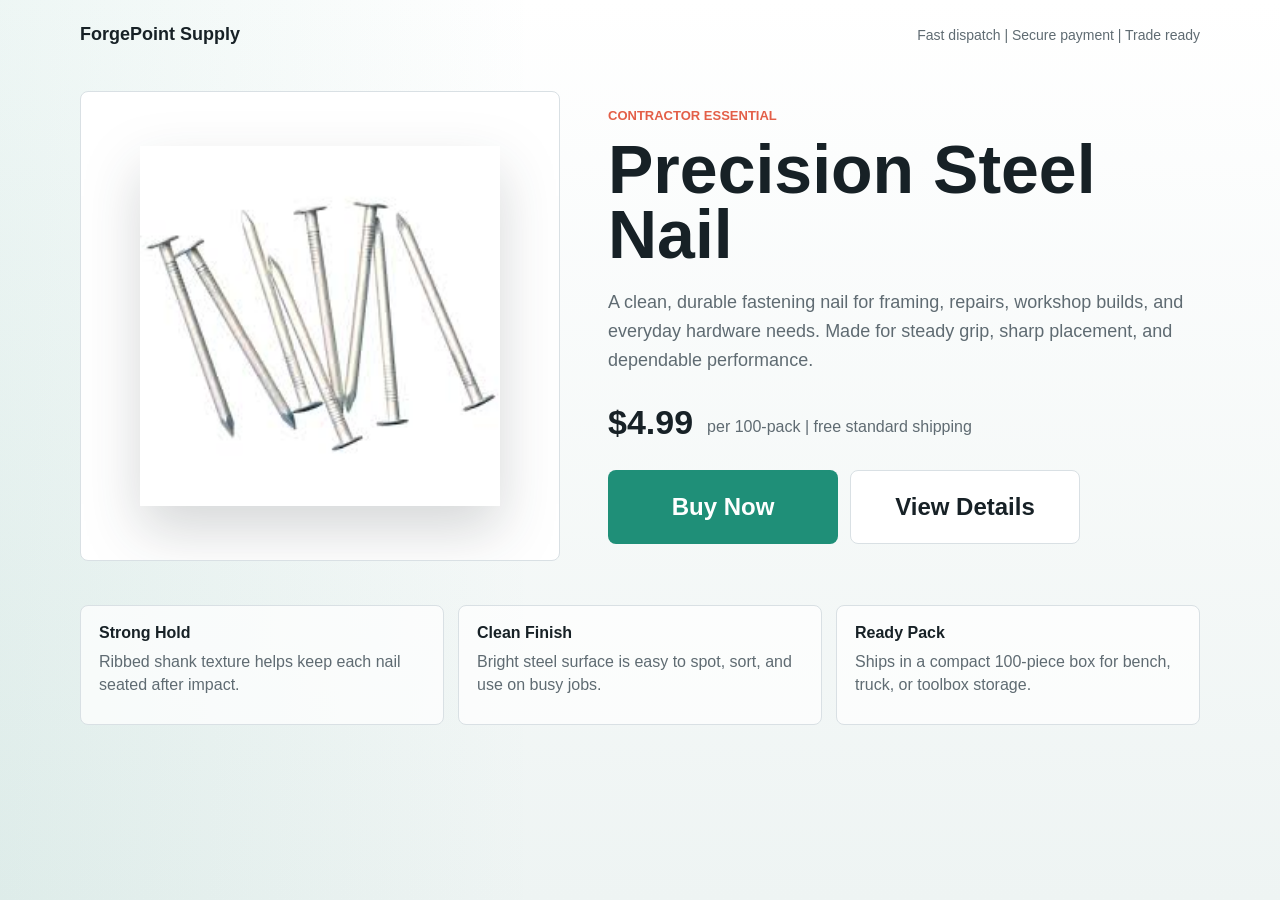
<file: index.html>
<!doctype html>
<html lang="en">
  <head>
    <meta charset="utf-8">
    <meta name="viewport" content="width=device-width, initial-scale=1">
    <title>Precision Steel Nail</title>
    <link rel="stylesheet" href="styles.css">
  </head>
  <body>
    <header class="site-header">
      <div class="brand">ForgePoint Supply</div>
      <div class="header-note">Fast dispatch | Secure payment | Trade ready</div>
    </header>

    <main class="page">
      <section class="product-layout" aria-labelledby="product-title">
        <div class="product-media">
          <img src="nail.png" alt="Precision steel nail">
        </div>

        <div>
          <p class="eyebrow">Contractor essential</p>
          <h1 id="product-title">Precision Steel Nail</h1>
          <p class="lead">
            A clean, durable fastening nail for framing, repairs, workshop builds, and everyday hardware needs.
            Made for steady grip, sharp placement, and dependable performance.
          </p>

          <div class="price-row" aria-label="Price">
            <div class="price">$4.99</div>
            <div class="shipping">per 100-pack | free standard shipping</div>
          </div>

          <div class="actions">
            <a class="button" href="checkout.html">Buy Now</a>
            <a class="button secondary" href="#details">View Details</a>
          </div>
        </div>
      </section>

      <section id="details" class="feature-grid" aria-label="Product details">
        <div class="feature">
          <strong>Strong Hold</strong>
          <span>Ribbed shank texture helps keep each nail seated after impact.</span>
        </div>
        <div class="feature">
          <strong>Clean Finish</strong>
          <span>Bright steel surface is easy to spot, sort, and use on busy jobs.</span>
        </div>
        <div class="feature">
          <strong>Ready Pack</strong>
          <span>Ships in a compact 100-piece box for bench, truck, or toolbox storage.</span>
        </div>
      </section>
    </main>

    <div class="scroll-controls" aria-label="Page scroll controls">
      <button class="scroll-button" type="button" data-scroll="up" aria-label="Scroll up">Up</button>
      <button class="scroll-button" type="button" data-scroll="down" aria-label="Scroll down">Down</button>
    </div>
    <script src="scroll-controls.js"></script>
  </body>
</html>
</file>
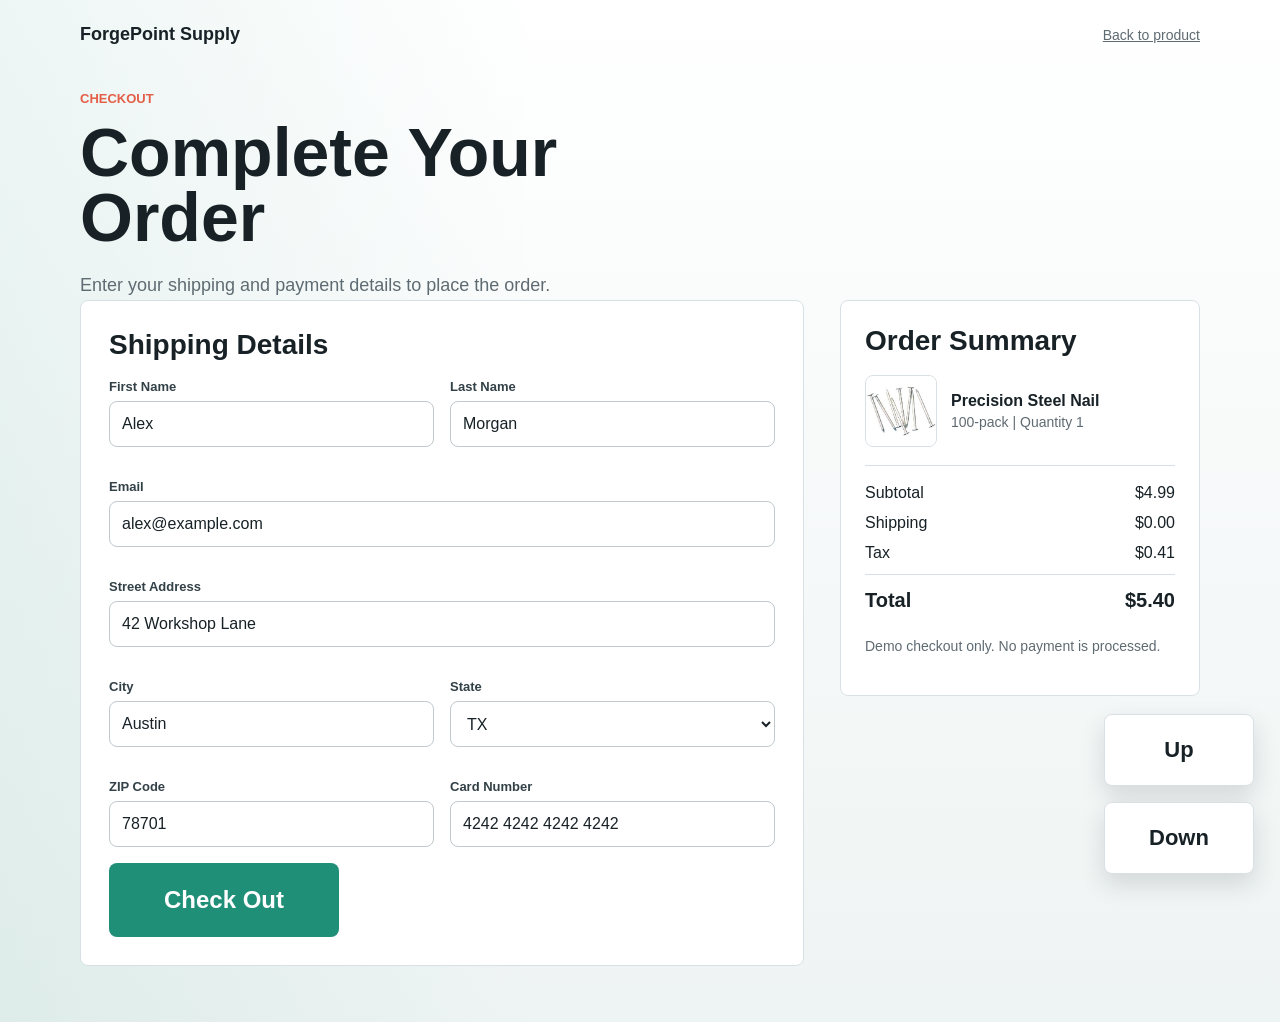
<file: checkout.html>
<!doctype html>
<html lang="en">
  <head>
    <meta charset="utf-8">
    <meta name="viewport" content="width=device-width, initial-scale=1">
    <title>Checkout | Precision Steel Nail</title>
    <link rel="stylesheet" href="styles.css">
  </head>
  <body>
    <header class="site-header">
      <div class="brand">ForgePoint Supply</div>
      <a class="header-note" href="index.html">Back to product</a>
    </header>

    <main class="page">
      <p class="eyebrow">Checkout</p>
      <h1>Complete Your Order</h1>
      <p class="lead">Enter your shipping and payment details to place the order.</p>

      <section class="checkout-layout" aria-label="Checkout form and order summary">
        <form class="form-panel" action="success.html">
          <h2 class="section-title">Shipping Details</h2>

          <div class="field-grid">
            <div class="field">
              <label for="first-name">First Name</label>
              <input id="first-name" name="first-name" autocomplete="given-name" value="Alex" required>
            </div>
            <div class="field">
              <label for="last-name">Last Name</label>
              <input id="last-name" name="last-name" autocomplete="family-name" value="Morgan" required>
            </div>
            <div class="field full">
              <label for="email">Email</label>
              <input id="email" name="email" type="email" autocomplete="email" value="alex@example.com" required>
            </div>
            <div class="field full">
              <label for="address">Street Address</label>
              <input id="address" name="address" autocomplete="street-address" value="42 Workshop Lane" required>
            </div>
            <div class="field">
              <label for="city">City</label>
              <input id="city" name="city" autocomplete="address-level2" value="Austin" required>
            </div>
            <div class="field">
              <label for="state">State</label>
              <select id="state" name="state" autocomplete="address-level1" required>
                <option>CA</option>
                <option selected>TX</option>
                <option>NY</option>
                <option>WA</option>
              </select>
            </div>
            <div class="field">
              <label for="zip">ZIP Code</label>
              <input id="zip" name="zip" autocomplete="postal-code" value="78701" required>
            </div>
            <div class="field">
              <label for="card">Card Number</label>
              <input id="card" name="card" inputmode="numeric" value="4242 4242 4242 4242" required>
            </div>
          </div>

          <button class="button" type="submit">Check Out</button>
        </form>

        <aside class="summary-panel" aria-label="Order summary">
          <h2 class="section-title">Order Summary</h2>
          <div class="summary-item">
            <img src="nail.png" alt="Precision steel nail">
            <div>
              <p class="summary-name">Precision Steel Nail</p>
              <p class="summary-meta">100-pack | Quantity 1</p>
            </div>
          </div>
          <div class="totals">
            <div class="total-row">
              <span>Subtotal</span>
              <span>$4.99</span>
            </div>
            <div class="total-row">
              <span>Shipping</span>
              <span>$0.00</span>
            </div>
            <div class="total-row">
              <span>Tax</span>
              <span>$0.41</span>
            </div>
            <div class="total-row grand">
              <span>Total</span>
              <span>$5.40</span>
            </div>
          </div>
          <p class="fine-print">Demo checkout only. No payment is processed.</p>
        </aside>
      </section>
    </main>

    <div class="scroll-controls" aria-label="Page scroll controls">
      <button class="scroll-button" type="button" data-scroll="up" aria-label="Scroll up">Up</button>
      <button class="scroll-button" type="button" data-scroll="down" aria-label="Scroll down">Down</button>
    </div>
    <script src="scroll-controls.js"></script>
  </body>
</html>
</file>
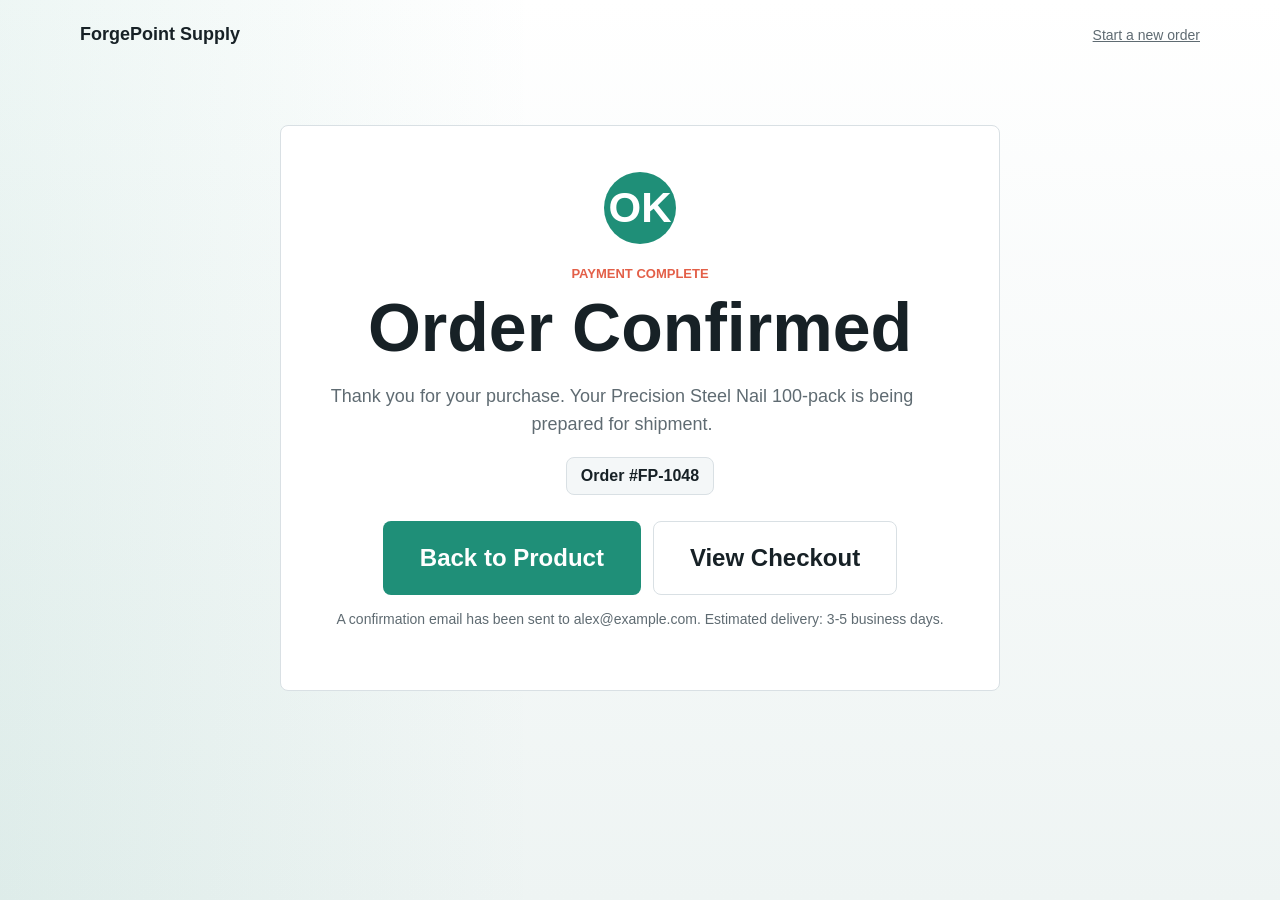
<file: success.html>
<!doctype html>
<html lang="en">
  <head>
    <meta charset="utf-8">
    <meta name="viewport" content="width=device-width, initial-scale=1">
    <title>Order Confirmed | Precision Steel Nail</title>
    <link rel="stylesheet" href="styles.css">
  </head>
  <body>
    <header class="site-header">
      <div class="brand">ForgePoint Supply</div>
      <a class="header-note" href="index.html">Start a new order</a>
    </header>

    <main class="page">
      <section class="success-panel" aria-labelledby="success-title">
        <div class="success-mark" aria-hidden="true">OK</div>
        <p class="eyebrow">Payment complete</p>
        <h1 id="success-title">Order Confirmed</h1>
        <p class="lead">
          Thank you for your purchase. Your Precision Steel Nail 100-pack is being prepared for shipment.
        </p>
        <div class="order-number">Order #FP-1048</div>
        <div class="actions center">
          <a class="button" href="index.html">Back to Product</a>
          <a class="button secondary" href="checkout.html">View Checkout</a>
        </div>
        <p class="fine-print">
          A confirmation email has been sent to alex@example.com. Estimated delivery: 3-5 business days.
        </p>
      </section>
    </main>

    <div class="scroll-controls" aria-label="Page scroll controls">
      <button class="scroll-button" type="button" data-scroll="up" aria-label="Scroll up">Up</button>
      <button class="scroll-button" type="button" data-scroll="down" aria-label="Scroll down">Down</button>
    </div>
    <script src="scroll-controls.js"></script>
  </body>
</html>
</file>
<file: styles.css>
:root {
  color-scheme: light;
  --ink: #172126;
  --muted: #5f6b72;
  --line: #d9e0e4;
  --paper: #ffffff;
  --soft: #f4f7f8;
  --mint: #1f8f78;
  --mint-dark: #146856;
  --coral: #e35f48;
  --gold: #d6a637;
}

* {
  box-sizing: border-box;
}

body {
  margin: 0;
  min-height: 100vh;
  font-family: Arial, Helvetica, sans-serif;
  color: var(--ink);
  background:
    linear-gradient(90deg, rgba(31, 143, 120, 0.08), transparent 42%),
    linear-gradient(180deg, #ffffff 0%, #eef4f3 100%);
}

a {
  color: inherit;
}

.site-header {
  display: flex;
  align-items: center;
  justify-content: space-between;
  gap: 20px;
  width: min(1120px, calc(100% - 32px));
  margin: 0 auto;
  padding: 24px 0;
}

.brand {
  font-size: 18px;
  font-weight: 800;
  letter-spacing: 0;
}

.header-note {
  color: var(--muted);
  font-size: 14px;
}

.page {
  width: min(1120px, calc(100% - 32px));
  margin: 0 auto;
  padding: 22px 0 56px;
}

.product-layout {
  display: grid;
  grid-template-columns: minmax(260px, 480px) minmax(280px, 1fr);
  gap: 48px;
  align-items: center;
}

.product-media {
  display: grid;
  place-items: center;
  min-height: 470px;
  border: 1px solid var(--line);
  border-radius: 8px;
  background: var(--paper);
  overflow: hidden;
}

.product-media img {
  width: min(76%, 360px);
  height: auto;
  display: block;
  filter: drop-shadow(0 24px 28px rgba(23, 33, 38, 0.18));
}

.eyebrow {
  margin: 0 0 14px;
  color: var(--coral);
  font-size: 13px;
  font-weight: 800;
  text-transform: uppercase;
}

h1 {
  margin: 0;
  max-width: 650px;
  font-size: 68px;
  line-height: 0.95;
  letter-spacing: 0;
}

.lead {
  max-width: 590px;
  margin: 22px 0 0;
  color: var(--muted);
  font-size: 18px;
  line-height: 1.6;
}

.price-row {
  display: flex;
  align-items: end;
  gap: 14px;
  margin: 28px 0;
}

.price {
  font-size: 34px;
  font-weight: 800;
}

.shipping {
  padding-bottom: 6px;
  color: var(--muted);
}

.actions {
  display: flex;
  flex-wrap: wrap;
  gap: 12px;
  align-items: center;
}

.actions.center {
  justify-content: center;
}

.button {
  display: inline-flex;
  align-items: center;
  justify-content: center;
  min-width: 230px;
  min-height: 74px;
  padding: 22px 36px;
  border: 1px solid transparent;
  border-radius: 8px;
  background: var(--mint);
  color: #ffffff;
  font-size: 24px;
  font-weight: 800;
  text-decoration: none;
  cursor: pointer;
  -webkit-touch-callout: none;
  -webkit-user-select: none;
  user-select: none;
}

.button:hover,
.button:focus-visible {
  background: var(--mint-dark);
}

.button.secondary {
  background: #ffffff;
  border-color: var(--line);
  color: var(--ink);
}

.button.secondary:hover,
.button.secondary:focus-visible {
  background: var(--soft);
}

.feature-grid {
  display: grid;
  grid-template-columns: repeat(3, 1fr);
  gap: 14px;
  margin-top: 44px;
}

.feature {
  min-height: 120px;
  padding: 18px;
  border: 1px solid var(--line);
  border-radius: 8px;
  background: rgba(255, 255, 255, 0.74);
}

.feature strong {
  display: block;
  margin-bottom: 8px;
}

.feature span {
  color: var(--muted);
  line-height: 1.45;
}

.checkout-layout {
  display: grid;
  grid-template-columns: minmax(280px, 1fr) 360px;
  gap: 36px;
  align-items: start;
}

.section-title {
  margin: 0 0 18px;
  font-size: 28px;
  line-height: 1.15;
}

.form-panel,
.summary-panel,
.success-panel {
  border: 1px solid var(--line);
  border-radius: 8px;
  background: var(--paper);
}

.form-panel {
  padding: 28px;
}

.summary-panel {
  padding: 24px;
  position: sticky;
  top: 18px;
}

.field-grid {
  display: grid;
  grid-template-columns: repeat(2, 1fr);
  gap: 16px;
}

.field {
  display: grid;
  gap: 7px;
  margin-bottom: 16px;
}

.field.full {
  grid-column: 1 / -1;
}

label {
  font-size: 13px;
  font-weight: 800;
  color: #324047;
}

input,
select {
  width: 100%;
  min-height: 46px;
  padding: 11px 12px;
  border: 1px solid #bfc9ce;
  border-radius: 8px;
  color: var(--ink);
  background: #ffffff;
  font: inherit;
}

input:focus,
select:focus {
  outline: 3px solid rgba(31, 143, 120, 0.18);
  border-color: var(--mint);
}

.summary-item {
  display: flex;
  align-items: center;
  gap: 14px;
  padding-bottom: 18px;
  border-bottom: 1px solid var(--line);
}

.summary-item img {
  width: 72px;
  height: 72px;
  object-fit: contain;
  border: 1px solid var(--line);
  border-radius: 8px;
  background: var(--soft);
}

.summary-name {
  margin: 0 0 4px;
  font-weight: 800;
}

.summary-meta {
  margin: 0;
  color: var(--muted);
  font-size: 14px;
}

.totals {
  display: grid;
  gap: 12px;
  margin: 18px 0 24px;
}

.total-row {
  display: flex;
  justify-content: space-between;
  gap: 20px;
}

.total-row.grand {
  padding-top: 14px;
  border-top: 1px solid var(--line);
  font-size: 20px;
  font-weight: 800;
}

.success-panel {
  width: min(720px, 100%);
  margin: 34px auto 0;
  padding: 46px;
  text-align: center;
}

.success-mark {
  display: grid;
  place-items: center;
  width: 72px;
  height: 72px;
  margin: 0 auto 22px;
  border-radius: 50%;
  background: var(--mint);
  color: #ffffff;
  font-size: 42px;
  font-weight: 800;
}

.order-number {
  display: inline-block;
  margin: 18px 0 26px;
  padding: 9px 14px;
  border: 1px solid var(--line);
  border-radius: 8px;
  background: var(--soft);
  font-weight: 800;
}

.fine-print {
  color: var(--muted);
  font-size: 14px;
  line-height: 1.5;
}

.scroll-controls {
  position: fixed;
  right: 26px;
  bottom: 26px;
  z-index: 20;
  display: none;
  gap: 16px;
  flex-direction: column;
}

.scroll-controls.visible {
  display: flex;
}

.scroll-button {
  display: grid;
  place-items: center;
  width: 150px;
  height: 72px;
  border: 1px solid var(--line);
  border-radius: 8px;
  background: var(--paper);
  color: var(--ink);
  font-size: 22px;
  font-weight: 800;
  cursor: pointer;
  box-shadow: 0 10px 24px rgba(23, 33, 38, 0.14);
  -webkit-touch-callout: none;
  -webkit-user-select: none;
  user-select: none;
}

.scroll-button:hover,
.scroll-button:focus-visible {
  border-color: var(--mint);
  color: var(--mint-dark);
  outline: none;
}

@media (max-width: 820px) {
  .site-header {
    align-items: flex-start;
    flex-direction: column;
    gap: 8px;
  }

  .product-layout,
  .checkout-layout {
    grid-template-columns: 1fr;
    gap: 28px;
  }

  .product-media {
    min-height: 320px;
  }

  h1 {
    font-size: 42px;
    line-height: 1;
  }

  .feature-grid,
  .field-grid {
    grid-template-columns: 1fr;
  }

  .summary-panel {
    position: static;
  }

  .success-panel,
  .form-panel,
  .summary-panel {
    padding: 22px;
  }

  .scroll-controls {
    right: 12px;
    bottom: 12px;
    gap: 10px;
  }

  .button {
    width: 100%;
    min-width: 0;
    min-height: 68px;
    font-size: 22px;
  }

  .scroll-button {
    width: 118px;
    height: 64px;
    font-size: 19px;
  }
}
</file>
